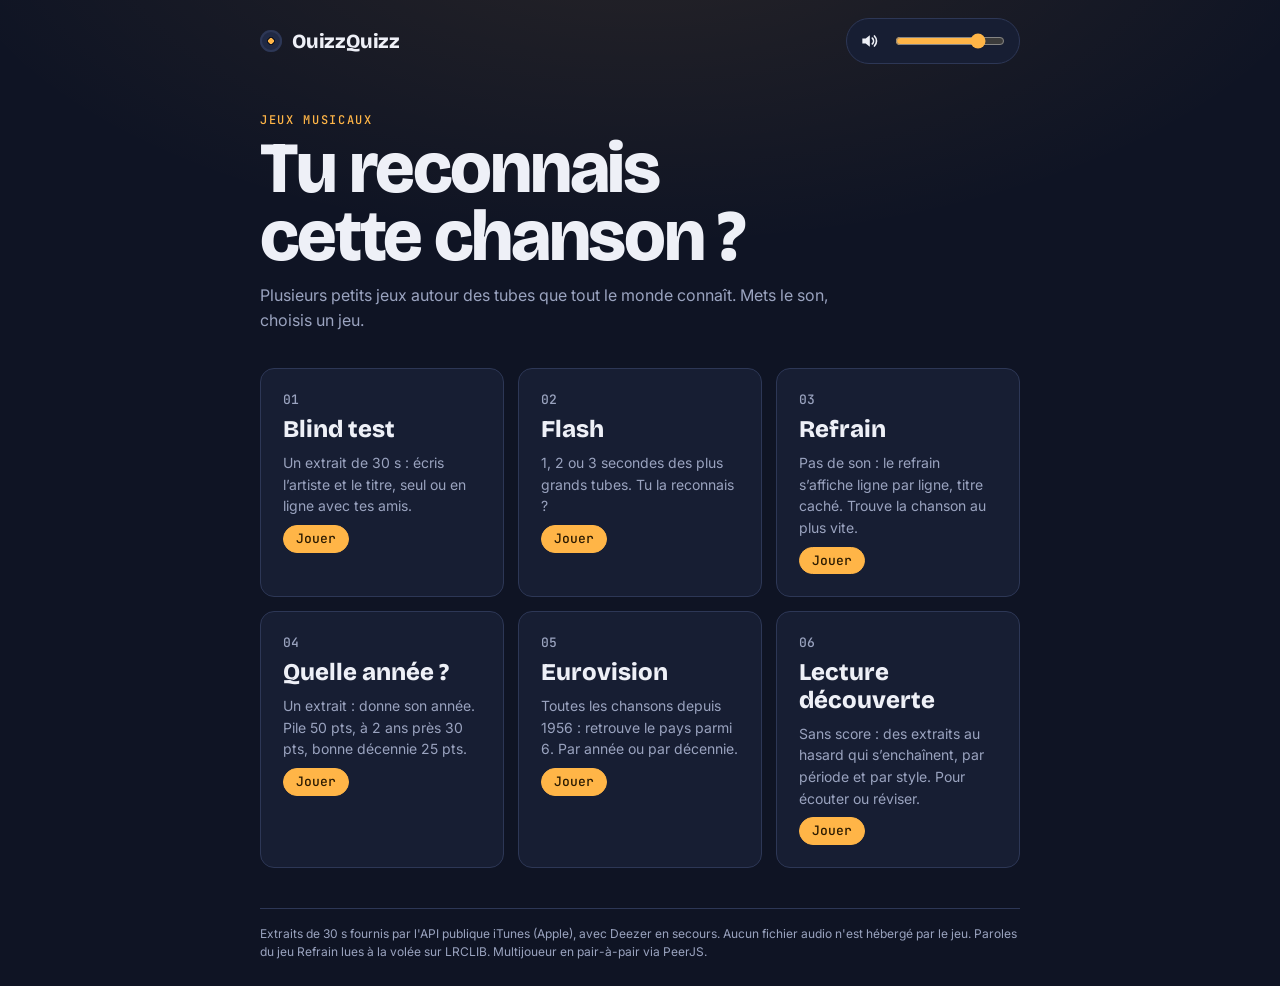
<file: index.html>
<!doctype html>
<html lang="fr">
<head>
  <meta charset="utf-8">
  <meta name="viewport" content="width=device-width, initial-scale=1, viewport-fit=cover">
  <title>OuizzQuizz</title>
  <link rel="preconnect" href="https://fonts.googleapis.com">
  <link rel="stylesheet" href="https://fonts.googleapis.com/css2?family=Bricolage+Grotesque:opsz,wght@12..96,500;12..96,800&family=Inter:wght@400;500;600&family=JetBrains+Mono:wght@500&display=swap">
  <link rel="stylesheet" href="css/style.css">
</head>
<body>
  <header class="topbar">
    <button class="brand" id="home-link" type="button" aria-label="Retour à l'accueil">
      <span class="brand-mark" aria-hidden="true"></span>OuizzQuizz
    </button>
    <div class="volume">
      <button type="button" id="mute-btn" class="vol-btn" aria-label="Couper le son">
        <svg viewBox="0 0 24 24" width="20" height="20" aria-hidden="true"><path fill="currentColor" d="M4 9v6h4l5 4V5L8 9H4z"/><path id="vol-waves" fill="none" stroke="currentColor" stroke-width="2" stroke-linecap="round" d="M16 8.5a5 5 0 0 1 0 7M18.5 6a8.5 8.5 0 0 1 0 12"/></svg>
      </button>
      <input type="range" id="volume" min="0" max="100" step="1" aria-label="Volume">
    </div>
  </header>

  <main id="app" aria-live="polite"></main>

  <footer class="credits">
    Extraits de 30 s fournis par l'API publique iTunes (Apple), avec Deezer en secours. Aucun fichier audio n'est hébergé par le jeu. Paroles du jeu Refrain lues à la volée sur LRCLIB. Multijoueur en pair-à-pair via PeerJS.
  </footer>

  <!-- Scripts classiques (pas de modules ES) : le jeu marche aussi en double-cliquant sur index.html. -->
  <script src="js/vendor/peerjs.min.js"></script>
  <script src="js/vendor/mqtt.min.js"></script>
  <script src="js/core/registry.js"></script>
  <script src="js/core/audio-source.js"></script>
  <script src="js/core/ui.js"></script>
  <script src="js/core/match.js"></script>
  <script src="js/core/net.js"></script>
  <script src="js/core/lyrics.js"></script>
  <script src="js/data/big-catalog.js"></script>
  <script src="js/data/fr-extra.js"></script>
  <script src="js/data/catalog.js"></script>
  <script src="js/data/refrain-songs.js"></script>
  <script src="js/data/eurovision.js"></script>
  <script src="js/games/blindtest/engine.js"></script>
  <script src="js/games/blindtest/view.js"></script>
  <script src="js/games/discover.js"></script>
  <!-- Ajouter les futurs sous-jeux ici : js/games/<nom>.js -->
  <script src="js/app.js"></script>
</body>
</html>
</file>
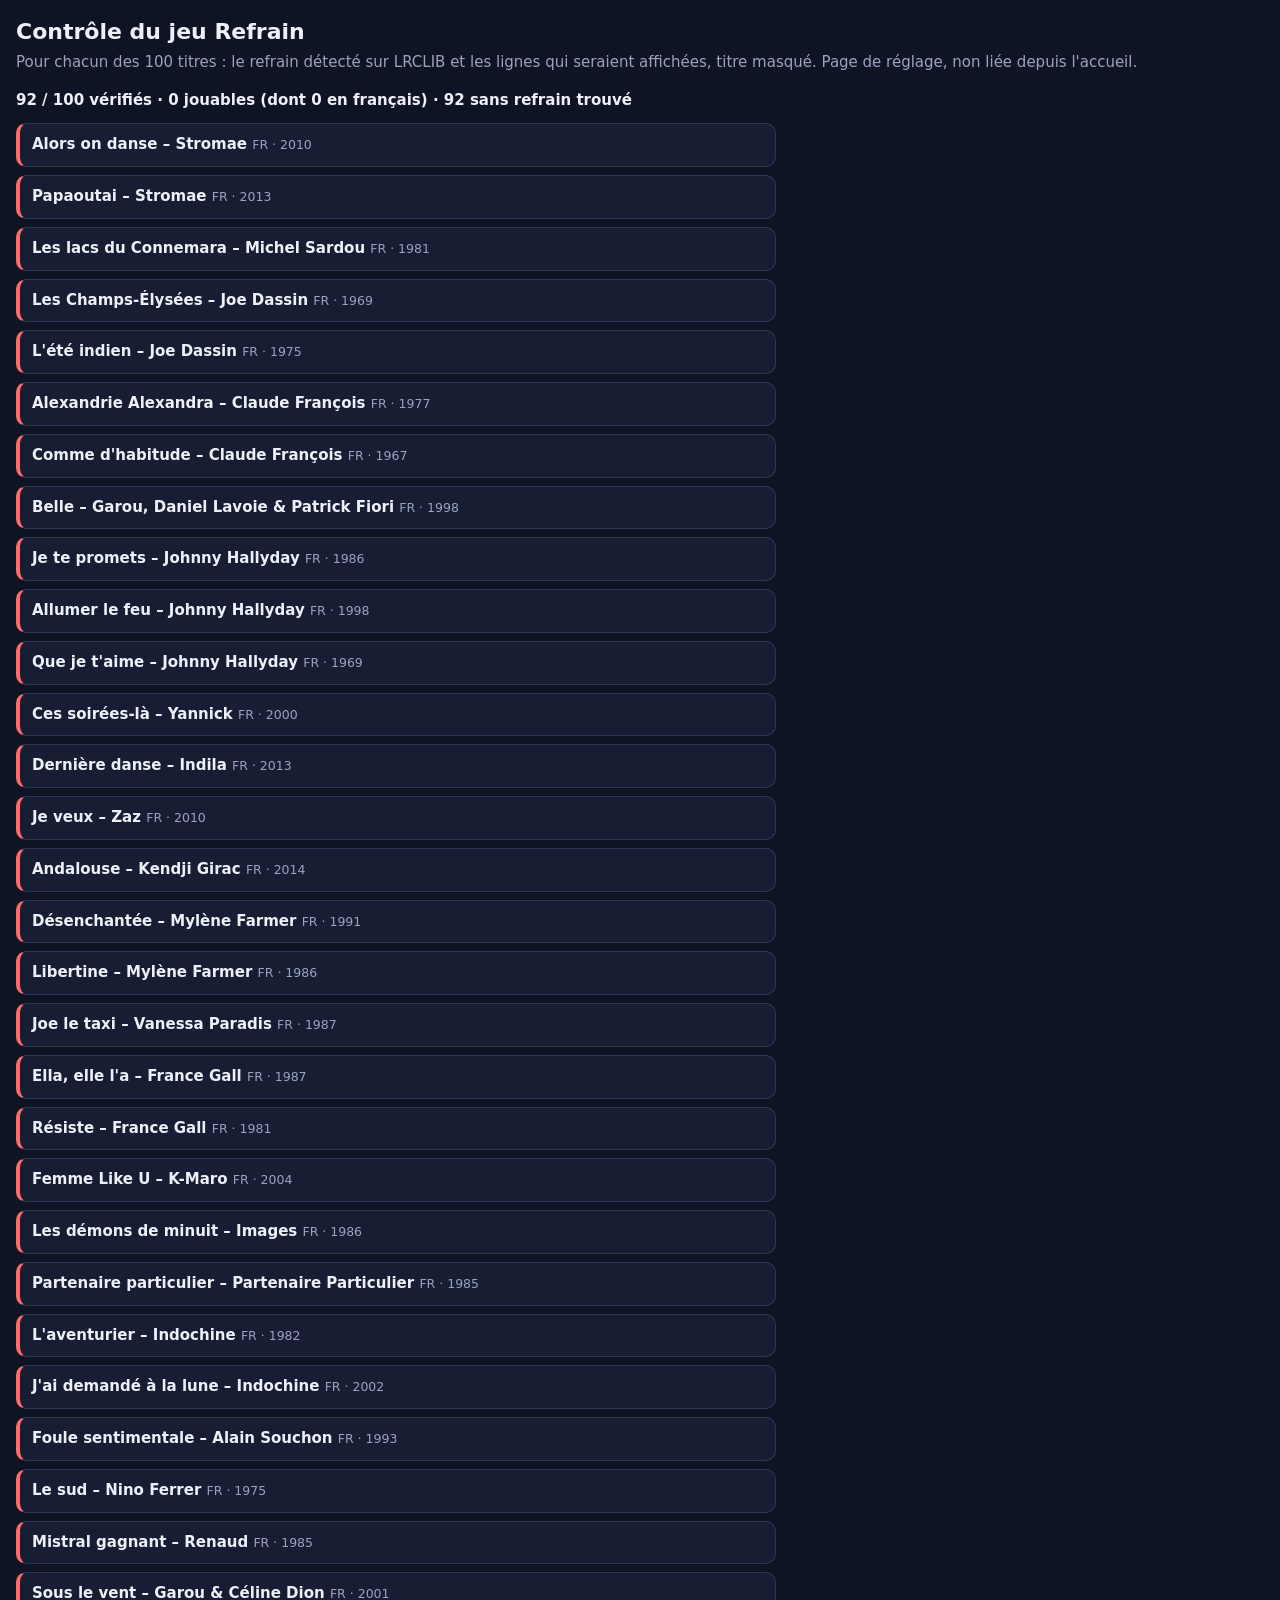
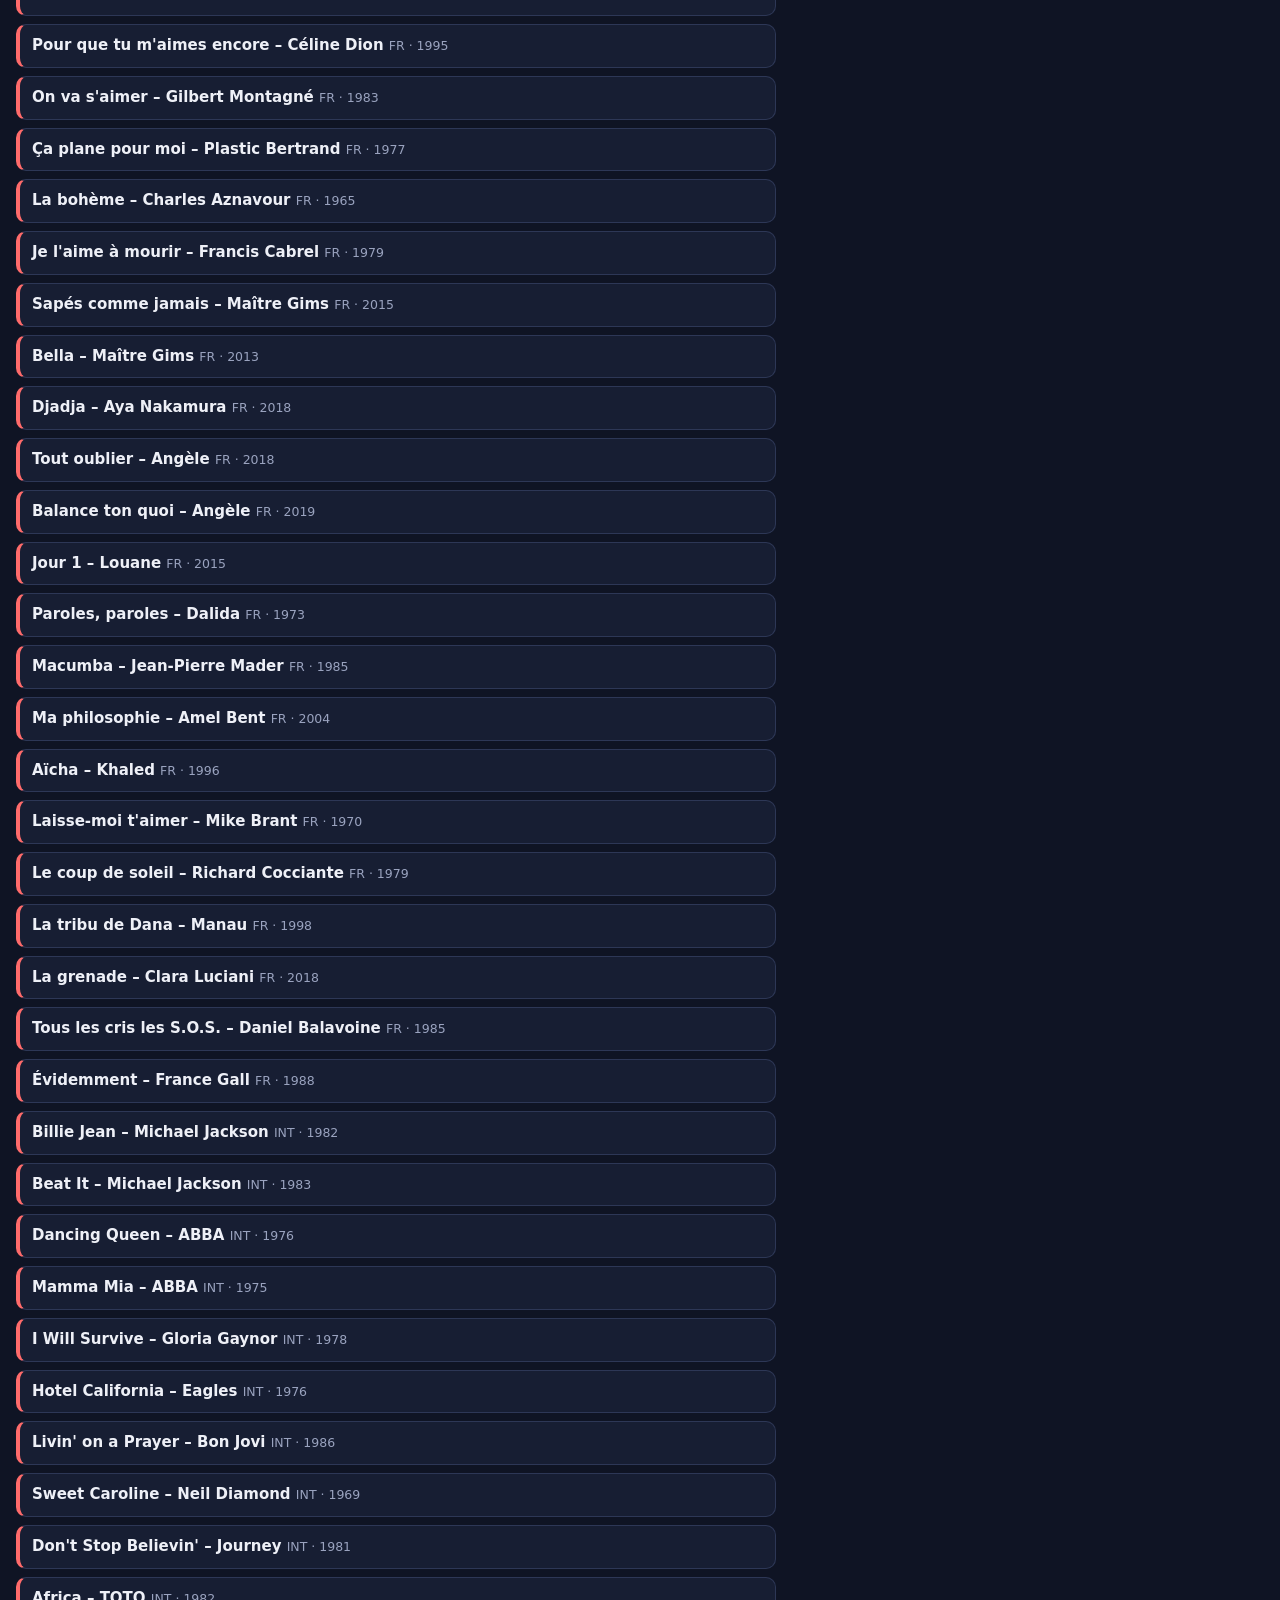
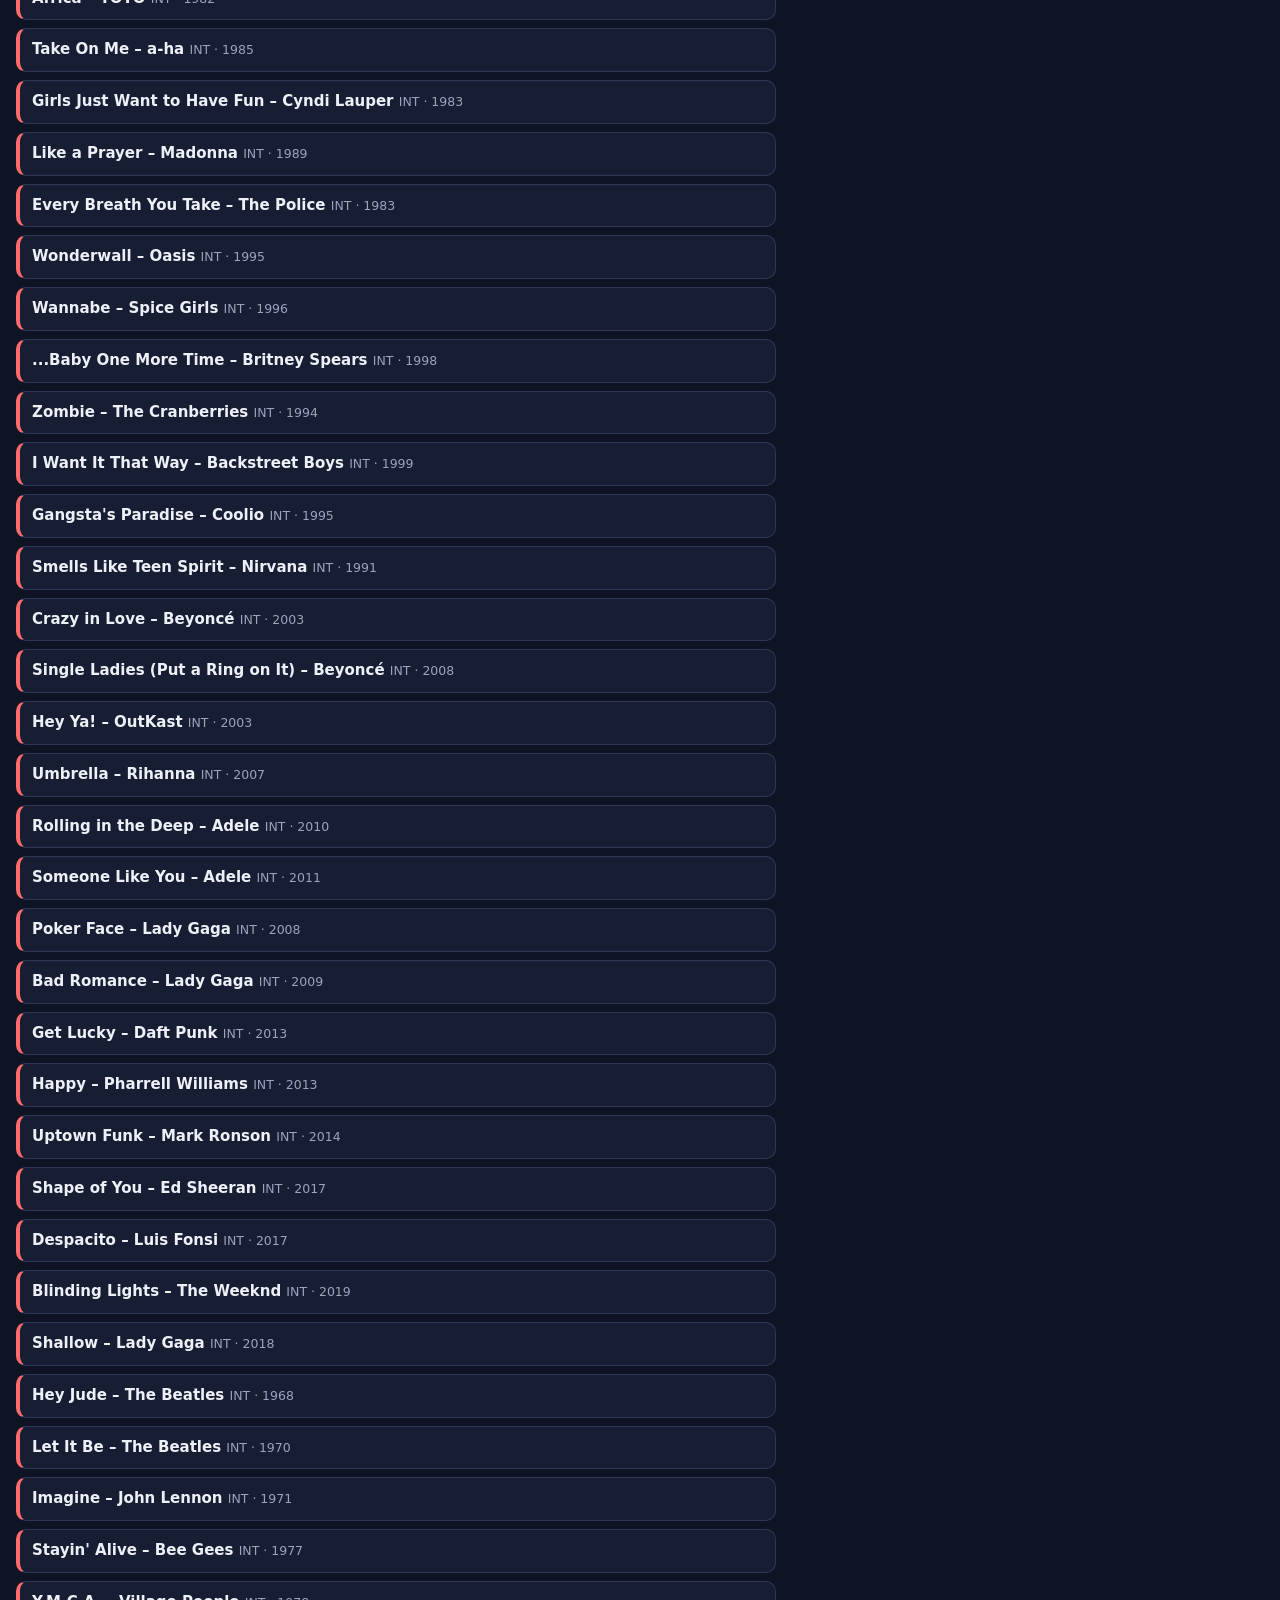
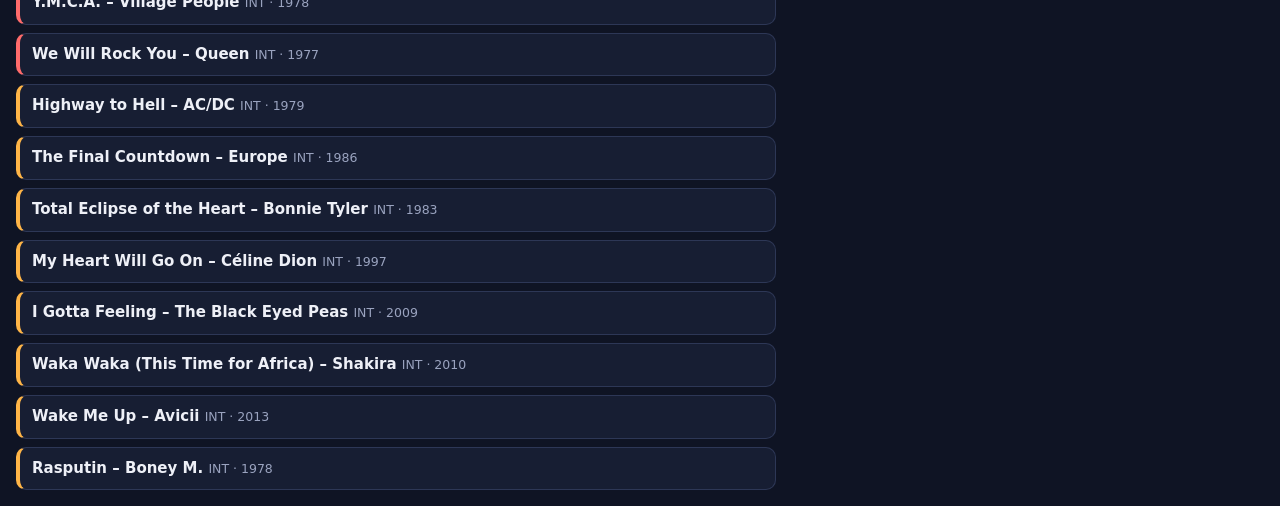
<file: refrain-test.html>
<!doctype html>
<html lang="fr">
<head>
  <meta charset="utf-8">
  <meta name="viewport" content="width=device-width, initial-scale=1">
  <title>Contrôle Refrain</title>
  <meta name="robots" content="noindex">
  <style>
    :root { --bg: #0f1424; --surface: #171e33; --line: #2d3756; --fg: #eef0f7; --muted: #9aa3bf; --good: #3ccf8e; --bad: #ff6b6b; --amber: #ffb547; }
    body { margin: 0; padding: 16px; background: var(--bg); color: var(--fg); font: 15px/1.45 system-ui, sans-serif; }
    h1 { font-size: 22px; margin: 0 0 4px; }
    p.meta { color: var(--muted); margin: 0 0 16px; }
    #summary { font-weight: 600; margin-bottom: 12px; }
    ol { list-style: none; padding: 0; margin: 0; display: grid; gap: 8px; max-width: 760px; }
    li { background: var(--surface); border: 1px solid var(--line); border-left: 4px solid var(--line); border-radius: 10px; padding: 10px 12px; }
    li.ok { border-left-color: var(--good); }
    li.ko { border-left-color: var(--bad); }
    li.wait { border-left-color: var(--amber); }
    .song { font-weight: 600; }
    .song small { color: var(--muted); font-weight: 400; }
    .clues { margin: 6px 0 0; padding-left: 18px; color: var(--muted); }
    .clues li { all: unset; display: list-item; list-style: decimal; }
  </style>
</head>
<body>
  <h1>Contrôle du jeu Refrain</h1>
  <p class="meta">Pour chacun des 100 titres : le refrain détecté sur LRCLIB et les lignes qui seraient affichées, titre masqué. Page de réglage, non liée depuis l'accueil.</p>
  <div id="summary">Recherche en cours…</div>
  <ol id="list"></ol>
  <script src="js/core/lyrics.js"></script>
  <script src="js/data/refrain-songs.js"></script>
  <script>
    (async function () {
      const list = document.getElementById('list');
      const summary = document.getElementById('summary');
      const rows = MQ.refrainSongs.map(song => {
        const li = document.createElement('li');
        li.className = 'wait';
        const head = document.createElement('div');
        head.className = 'song';
        head.textContent = song.title + ' – ' + song.artist + ' ';
        const small = document.createElement('small');
        small.textContent = (song.fr ? 'FR' : 'INT') + ' · ' + song.year;
        head.appendChild(small);
        li.appendChild(head);
        list.appendChild(li);
        return { song, li };
      });
      let ok = 0, ko = 0, okFr = 0, done = 0;
      const update = () => { summary.textContent = done + ' / ' + rows.length + ' vérifiés · ' + ok + ' jouables (dont ' + okFr + ' en français) · ' + ko + ' sans refrain trouvé'; };
      // 4 requêtes à la fois, pour ménager LRCLIB.
      let next = 0;
      async function worker() {
        while (next < rows.length) {
          const { song, li } = rows[next++];
          const lines = await MQ.findChorus(song);
          done++;
          if (lines && lines.length) {
            ok++; if (song.fr) okFr++;
            li.className = 'ok';
            const ol = document.createElement('ol');
            ol.className = 'clues';
            lines.forEach(l => { const x = document.createElement('li'); x.textContent = l; ol.appendChild(x); });
            li.appendChild(ol);
          } else {
            ko++;
            li.className = 'ko';
          }
          update();
        }
      }
      await Promise.all([worker(), worker(), worker(), worker()]);
      update();
    })();
  </script>
</body>
</html>
</file>
<file: css/style.css>
/* Concept : console de radio de nuit. Fond encre bleue, accents ambre de VU-mètre. */
:root {
  --bg: #0f1424;
  --surface: #171e33;
  --surface-2: #202944;
  --line: #2d3756;
  --fg: #eef0f7;
  --muted: #9aa3bf;
  --amber: #ffb547;
  --amber-ink: #2a1a00;
  --good: #3ccf8e;
  --bad: #ff6b6b;
  --display: 'Bricolage Grotesque', 'Arial Narrow', system-ui, sans-serif;
  --body: 'Inter', system-ui, -apple-system, 'Segoe UI', sans-serif;
  --mono: 'JetBrains Mono', ui-monospace, Menlo, monospace;
  --radius: 14px;
  color-scheme: dark;
}

* { box-sizing: border-box; }
[hidden] { display: none !important; }
html, body { margin: 0; }
body {
  min-height: 100vh;
  background:
    radial-gradient(ellipse 80% 50% at 50% -10%, rgba(255, 181, 71, .10), transparent 70%),
    var(--bg);
  color: var(--fg);
  font: 16px/1.55 var(--body);
  padding-left: max(16px, env(safe-area-inset-left, 0px));
  padding-right: max(16px, env(safe-area-inset-right, 0px));
  padding-block: env(safe-area-inset-top, 0px) env(safe-area-inset-bottom, 0px);
  display: flex;
  flex-direction: column;
  align-items: center;
}
.topbar, main, .credits { width: 100%; max-width: 760px; }
button { font: inherit; color: inherit; }
:focus-visible { outline: 3px solid var(--amber); outline-offset: 3px; }

.topbar { padding-block: 18px; }
.brand {
  display: inline-flex; align-items: center; gap: 10px;
  background: none; border: 0; cursor: pointer; padding: 0;
  font-family: var(--display); font-weight: 800; font-size: 20px; letter-spacing: -.01em;
}
.brand-mark {
  width: 22px; height: 22px; border-radius: 50%;
  background: radial-gradient(circle, var(--amber) 0 18%, var(--bg) 19% 26%, var(--surface-2) 27% 100%);
  box-shadow: inset 0 0 0 2px var(--line);
}

main { flex: 1; padding-block: 8px 40px; }
.credits { color: var(--muted); font-size: 12px; padding-block: 16px 24px; border-top: 1px solid var(--line); }

/* Typo */
.eyebrow { margin: 0; font: 500 12px/1 var(--mono); text-transform: uppercase; letter-spacing: .14em; color: var(--amber); }
.display { margin: 8px 0 12px; font: 800 clamp(40px, 9vw, 72px)/0.95 var(--display); letter-spacing: -.03em; text-wrap: balance; }
.lede { margin: 0; color: var(--muted); max-width: 60ch; }
.meta { margin: 0; color: var(--muted); font-size: 14px; }
h2 { font: 800 24px/1.15 var(--display); margin: 0; }

/* Accueil */
.home { display: grid; gap: 36px; }
.hero { padding-top: 24px; }
.games { display: grid; grid-template-columns: repeat(auto-fit, minmax(220px, 1fr)); gap: 14px; }
.game-card {
  position: relative; display: grid; gap: 8px; align-content: start;
  padding: 22px; min-height: 190px;
  background: var(--surface); border: 1px solid var(--line); border-radius: var(--radius);
  color: inherit; text-decoration: none;
  transition: transform .15s ease, border-color .15s ease;
}
.game-card p { margin: 0; color: var(--muted); font-size: 14px; }
.game-card .pill { justify-self: start; margin-top: auto; }
a.game-card:hover { transform: translateY(-2px); border-color: var(--amber); }
.game-card.soon { opacity: .55; border-style: dashed; background: transparent; }
.game-num { font: 500 13px var(--mono); color: var(--muted); }

.pill {
  display: inline-block; padding: 5px 12px; border-radius: 999px;
  background: var(--surface-2); border: 1px solid var(--line);
  font: 500 13px/1.2 var(--mono); font-variant-numeric: tabular-nums;
}
.pill.play, .pill.score { background: var(--amber); color: var(--amber-ink); border-color: var(--amber); }
.pill.streak { color: var(--amber); border-color: var(--amber); }

/* Panneaux */
.panel { display: grid; gap: 22px; padding-top: 12px; }
.field { display: grid; gap: 10px; }
.label { font: 500 12px var(--mono); text-transform: uppercase; letter-spacing: .12em; color: var(--muted); }
.chips { display: flex; flex-wrap: wrap; gap: 8px; }
.chip {
  padding: 9px 16px; border-radius: 999px; cursor: pointer;
  background: var(--surface); border: 1px solid var(--line);
}
.chip:hover { border-color: var(--muted); }
.chip[aria-checked="true"] { background: var(--fg); color: var(--bg); border-color: var(--fg); font-weight: 600; }

.btn {
  justify-self: start; padding: 14px 26px; border-radius: 999px; cursor: pointer;
  border: 1px solid transparent; font-weight: 600;
}
.btn.primary { background: var(--amber); color: var(--amber-ink); }
.btn.primary:hover { filter: brightness(1.08); }
.btn.ghost { background: transparent; border-color: var(--line); }
.btn.ghost:hover { border-color: var(--muted); }

/* Égaliseur */
.eq { display: flex; align-items: flex-end; gap: 5px; height: 64px; }
.eq span {
  width: 9px; height: 18%; border-radius: 3px;
  background: linear-gradient(to top, var(--amber), #ffd88f);
  transition: height .3s ease;
}
.eq.on span, .loading .eq span { animation: bounce .9s ease-in-out infinite alternate; }
@keyframes bounce { 0% { height: 15%; } 50% { height: 85%; } 100% { height: 40%; } }

.loading { justify-items: center; padding-block: 80px; color: var(--muted); }

/* Manche */
.round-head { display: flex; flex-wrap: wrap; gap: 8px; }
.stage {
  display: grid; justify-items: center; gap: 12px;
  padding: 32px 16px; border-radius: var(--radius);
  background: var(--surface); border: 1px solid var(--line);
}
.status { margin: 0; font: 800 22px var(--display); text-align: center; }

.timer { position: relative; height: 28px; border-radius: 999px; background: var(--surface); border: 1px solid var(--line); overflow: hidden; }
.timer-fill { position: absolute; inset: 0; background: var(--amber); transform-origin: left; opacity: .85; }
.timer-fill.hurry { background: var(--bad); }
.timer-text { position: absolute; right: 12px; top: 50%; transform: translateY(-50%); font: 500 13px var(--mono); color: var(--fg); mix-blend-mode: difference; font-variant-numeric: tabular-nums; }

.options { display: grid; grid-template-columns: repeat(auto-fit, minmax(260px, 1fr)); gap: 10px; }
.option {
  display: flex; align-items: center; gap: 14px; text-align: left;
  padding: 14px 16px; border-radius: var(--radius); cursor: pointer;
  background: var(--surface); border: 1px solid var(--line);
  transition: border-color .12s ease, background .12s ease;
}
.option:hover:not(:disabled) { border-color: var(--amber); background: var(--surface-2); }
.option:disabled { cursor: default; opacity: .6; }
.option.right { opacity: 1; border-color: var(--good); background: color-mix(in srgb, var(--good) 16%, var(--surface)); }
.option.wrong { opacity: 1; border-color: var(--bad); background: color-mix(in srgb, var(--bad) 16%, var(--surface)); }
.key {
  flex: none; width: 28px; height: 28px; display: grid; place-items: center;
  border-radius: 8px; border: 1px solid var(--line); font: 500 13px var(--mono); color: var(--muted);
}
.opt-text { display: grid; min-width: 0; }
.opt-text strong { font-weight: 600; }
.opt-text span { color: var(--muted); font-size: 14px; }

/* Révélation */
.reveal {
  display: grid; grid-template-columns: auto 1fr; gap: 18px; align-items: center;
  padding: 18px; border-radius: var(--radius);
  background: var(--surface-2); border: 1px solid var(--line);
  animation: rise .35s ease both;
}
.reveal.good { border-color: var(--good); }
.reveal.bad { border-color: var(--bad); }
.cover { width: 120px; height: 120px; border-radius: 10px; object-fit: cover; background: var(--surface); }
.reveal-text { min-width: 0; }
.reveal-text p { margin: 0; }
.verdict { font: 500 13px var(--mono); text-transform: uppercase; letter-spacing: .1em; }
.reveal.good .verdict { color: var(--good); }
.reveal.bad .verdict { color: var(--bad); }
.reveal-title { font: 800 26px/1.1 var(--display); margin-top: 6px !important; }
.reveal-artist { color: var(--muted); }
.source { display: inline-block; margin-top: 8px; color: var(--amber); font-size: 14px; }
.next-btn { grid-column: 1 / -1; }
@keyframes rise { from { opacity: 0; transform: translateY(8px); } }

/* Fin */
.big-score { margin: 0; font: 800 clamp(64px, 16vw, 120px)/1 var(--display); letter-spacing: -.04em; color: var(--amber); font-variant-numeric: tabular-nums; }
.big-score small { font-size: .3em; color: var(--muted); letter-spacing: 0; }
.recap { list-style: none; margin: 0; padding: 0; border-top: 1px solid var(--line); }
.recap li { display: grid; grid-template-columns: 24px 1fr auto; gap: 10px; align-items: baseline; padding: 10px 0; border-bottom: 1px solid var(--line); }
.recap-text { min-width: 0; color: var(--muted); }
.recap-text strong { color: var(--fg); font-weight: 600; }
.recap-pts { font: 500 13px var(--mono); color: var(--muted); font-variant-numeric: tabular-nums; }
.recap .ok .mark { color: var(--good); }
.recap .ko .mark { color: var(--bad); }
.actions { display: flex; flex-wrap: wrap; gap: 10px; }

@media (max-width: 480px) {
  .reveal { grid-template-columns: 1fr; }
  .cover { width: 100%; height: auto; aspect-ratio: 1; max-width: 220px; }
}
@media (prefers-reduced-motion: reduce) {
  *, *::before, *::after { animation: none !important; transition: none !important; }
}

/* ---------- v2 : réponse écrite, multijoueur ---------- */
.settings { display: grid; gap: 18px; }
.chip:disabled { cursor: default; opacity: .75; }
.chip:disabled:hover { border-color: var(--line); }
.text-input {
  width: 100%; padding: 13px 16px; border-radius: 12px;
  background: var(--surface); border: 1px solid var(--line); color: var(--fg);
  font: 500 17px var(--body);
}
.text-input::placeholder { color: var(--muted); opacity: .7; }
.text-input:focus { outline: none; border-color: var(--amber); box-shadow: 0 0 0 3px color-mix(in srgb, var(--amber) 25%, transparent); }
.text-input:disabled { opacity: .6; }
#player-name { max-width: 320px; }
.error { margin: 0; color: var(--bad); font-weight: 500; }

.join-box { display: grid; gap: 10px; padding: 20px; border-radius: var(--radius); border: 1px dashed var(--line); }
.join-row { display: flex; flex-wrap: wrap; gap: 10px; }
.code-input { width: 9ch; flex: none; text-transform: uppercase; font: 500 22px var(--mono); letter-spacing: .25em; text-align: center; }

.code-card { display: grid; gap: 8px; justify-items: start; padding: 22px; border-radius: var(--radius); background: var(--surface); border: 1px solid var(--line); }
.code { margin: 0; font: 800 clamp(56px, 14vw, 88px)/1 var(--mono); letter-spacing: .12em; color: var(--amber); }

.players { list-style: none; margin: 0; padding: 0; display: flex; flex-wrap: wrap; gap: 8px; }
.players li { display: inline-flex; align-items: center; gap: 8px; padding: 8px 14px; border-radius: 999px; background: var(--surface); border: 1px solid var(--line); }
.tag { font: 500 11px var(--mono); text-transform: uppercase; letter-spacing: .08em; color: var(--muted); }
.tag.me { color: var(--amber); }
.waiting { display: inline-flex; align-items: center; gap: 10px; }
.waiting .eq { height: 18px; gap: 3px; }
.waiting .eq span { width: 4px; animation: bounce .9s ease-in-out infinite alternate; }

.stage-actions { display: flex; flex-wrap: wrap; gap: 8px; justify-content: center; }
.stage-actions:empty { display: none; }
.answer-form { display: grid; grid-template-columns: 1fr 1fr auto; gap: 10px; align-items: end; }
.answer-form .field { gap: 6px; }
@media (max-width: 600px) { .answer-form { grid-template-columns: 1fr; } .answer-form .btn { justify-self: stretch; } }
.option.picked { opacity: 1; border-color: var(--amber); }

.reveal.half { border-color: var(--amber); }
.reveal.half .verdict { color: var(--amber); }
.my-answer { list-style: none; margin: 10px 0 0; padding: 0; display: grid; gap: 4px; font-size: 15px; }
.my-answer em { font-style: normal; font-weight: 600; }
.mark { display: inline-block; width: 1.4em; font-weight: 700; }
.mark.ok, .recap .ok .mark { color: var(--good); }
.mark.ko, .recap .ko .mark { color: var(--bad); }
.recap .half .mark { color: var(--amber); }

.board { list-style: none; margin: 0; padding: 0; border-top: 1px solid var(--line); }
.board li { display: grid; grid-template-columns: auto minmax(0, 1fr) auto; gap: 12px; align-items: baseline; padding: 10px 4px; border-bottom: 1px solid var(--line); }
.board:not(.standings) li { grid-template-columns: minmax(0, 8em) minmax(0, 1fr) auto; }
.board li.me { background: color-mix(in srgb, var(--amber) 8%, transparent); }
.board-name { font-weight: 600; overflow-wrap: anywhere; }
.board-answer { color: var(--muted); overflow-wrap: anywhere; }
.board-pts, .rank { font: 500 14px var(--mono); font-variant-numeric: tabular-nums; }
.rank { color: var(--amber); width: 1.5em; }
.reveal > .waiting { grid-column: 1 / -1; }

/* ---------- v3 : saisie unique, couleurs, intertitre ---------- */
.answer-zone { display: grid; gap: 12px; }
.badges { display: grid; grid-template-columns: 1fr 1fr; gap: 10px; }
.badge { display: grid; gap: 4px; padding: 12px 14px; border-radius: 12px; background: var(--surface); border: 1px solid var(--line); min-width: 0; }
.badge-value { font: 800 18px/1.2 var(--display); overflow-wrap: anywhere; color: var(--muted); }
.badge.ok { border-color: var(--good); background: color-mix(in srgb, var(--good) 14%, var(--surface)); }
.badge.ok .badge-value { color: var(--good); }
.badge.half { border-color: var(--amber); background: color-mix(in srgb, var(--amber) 14%, var(--surface)); }
.badge.half .badge-value { color: var(--amber); }

.guess-form { display: flex; gap: 10px; }
.guess-input { flex: 1; min-width: 0; font-size: 19px; }
.guess-input.good { animation: flash-good .8s ease; }
.guess-input.half { animation: flash-half .8s ease; }
.guess-input.bad { animation: flash-bad .8s ease; }
@keyframes flash-good { 0%, 40% { border-color: var(--good); box-shadow: 0 0 0 4px color-mix(in srgb, var(--good) 35%, transparent); } }
@keyframes flash-half { 0%, 40% { border-color: var(--amber); box-shadow: 0 0 0 4px color-mix(in srgb, var(--amber) 35%, transparent); } }
@keyframes flash-bad { 0%, 40% { border-color: var(--bad); box-shadow: 0 0 0 4px color-mix(in srgb, var(--bad) 35%, transparent); } }

.guesses { list-style: none; margin: 0; padding: 0; display: flex; flex-wrap: wrap; gap: 8px; }
.guesses li { padding: 6px 12px; border-radius: 999px; font-weight: 600; font-size: 15px; border: 1px solid; overflow-wrap: anywhere; }
.guesses li.good { color: var(--good); border-color: var(--good); background: color-mix(in srgb, var(--good) 14%, transparent); }
.guesses li.half { color: var(--amber); border-color: var(--amber); background: color-mix(in srgb, var(--amber) 14%, transparent); }
.guesses li.bad { color: var(--bad); border-color: var(--bad); background: color-mix(in srgb, var(--bad) 12%, transparent); }

.live { list-style: none; margin: 0; padding: 0; display: flex; flex-wrap: wrap; gap: 8px; }
.live li { display: inline-flex; align-items: center; gap: 6px; padding: 6px 12px; border-radius: 999px; background: var(--surface); border: 1px solid var(--line); font-size: 14px; }
.live li.me { border-color: var(--amber); }
.dot { display: inline-block; width: 10px; height: 10px; border-radius: 50%; background: var(--line); vertical-align: middle; }
.dot.on { background: var(--good); }
.dot.mid { background: var(--amber); }

.parts { display: flex; flex-wrap: wrap; gap: 6px; align-items: center; margin-top: 10px; }
.part { padding: 3px 10px; border-radius: 999px; font: 500 13px var(--mono); border: 1px solid var(--line); }
.part.ok { color: var(--good); border-color: var(--good); }
.part.mid { color: var(--amber); border-color: var(--amber); }
.part.ko { color: var(--bad); border-color: var(--bad); }
.part.bonus { color: var(--amber-ink); background: var(--amber); border-color: var(--amber); }
.part-total { font: 800 16px var(--display); margin-left: 4px; }

.break { position: relative; height: 34px; border-radius: 999px; background: var(--surface); border: 1px solid var(--line); overflow: hidden; }
.break-fill { position: absolute; inset: 0; background: color-mix(in srgb, var(--amber) 55%, var(--surface)); transform: scaleX(0); transform-origin: left; }
.break-text { position: absolute; inset: 0; display: grid; place-items: center; font: 500 14px var(--mono); color: var(--fg); }


/* ---------- v4 : volume, pause, tableau des scores, musique précédente ---------- */
.topbar { display: flex; align-items: center; justify-content: space-between; gap: 12px; flex-wrap: wrap; }
.volume { display: flex; align-items: center; gap: 8px; padding: 6px 12px 6px 6px; border-radius: 999px; background: var(--surface); border: 1px solid var(--line); }
.vol-btn { display: grid; place-items: center; width: 32px; height: 32px; border-radius: 50%; border: 0; background: transparent; cursor: pointer; color: var(--fg); }
.vol-btn.muted { color: var(--bad); }
.vol-btn.muted #vol-waves { display: none; }
#volume { width: 110px; accent-color: var(--amber); cursor: pointer; }

.pause-btn { margin-left: auto; }
.round-head { align-items: center; }
.paused-banner { display: grid; justify-items: center; gap: 10px; padding: 18px; border-radius: var(--radius); border: 1px dashed var(--amber); background: color-mix(in srgb, var(--amber) 10%, var(--surface)); text-align: center; }
.paused-banner p { margin: 0; font: 800 22px var(--display); color: var(--amber); }
.is-paused .eq span { animation-play-state: paused !important; }

.stars { color: var(--amber); letter-spacing: .05em; font-size: 14px; white-space: nowrap; }
.scoreboard { list-style: none; margin: 0; padding: 0; display: grid; gap: 6px; }
.scoreboard li { display: grid; grid-template-columns: auto minmax(0, 1fr) auto auto auto; gap: 10px; align-items: center; padding: 8px 12px; border-radius: 12px; background: var(--surface); border: 1px solid var(--line); }
.scoreboard li.me { border-color: var(--amber); }
.sb-name { font-weight: 600; overflow-wrap: anywhere; }
.sb-dots { display: inline-flex; gap: 4px; }
.sb-score { font: 500 14px var(--mono); font-variant-numeric: tabular-nums; }
.initials { display: inline-grid; place-items: center; min-width: 30px; height: 30px; padding: 0 6px; border-radius: 999px; font: 700 12px var(--mono); letter-spacing: .04em; background: var(--surface-2); border: 1px solid var(--line); color: var(--fg); }
.initials.full { background: var(--good); border-color: var(--good); color: #062a1a; }
.initials.part { background: var(--amber); border-color: var(--amber); color: var(--amber-ink); }

.prev-song { display: grid; grid-template-columns: auto minmax(0, 1fr); gap: 12px; align-items: center; padding: 10px; border-radius: 12px; background: var(--surface); border: 1px solid var(--line); }
.prev-cover { width: 56px; height: 56px; border-radius: 8px; object-fit: cover; background: var(--surface-2); }
.prev-text { display: grid; gap: 2px; min-width: 0; }
.prev-text strong { overflow-wrap: anywhere; }
.prev-text span.meta-line { color: var(--muted); font-size: 14px; }
.prev-finders { display: flex; flex-wrap: wrap; gap: 5px; margin-top: 4px; }
.prev-finders .none { color: var(--muted); font-size: 13px; }
.side { display: grid; gap: 12px; }

.board-name .initials { min-width: 26px; height: 26px; font-size: 11px; vertical-align: middle; }
.btn:disabled { opacity: .45; cursor: default; filter: none; }

/* ---------- v5 : tout tient dans l'écran pendant la partie ---------- */
.in-game .credits { display: none; }
.in-game .topbar { padding-block: 10px; }
.in-game main { padding-block: 0 16px; }
.panel.round { gap: 12px; padding-top: 0; grid-auto-flow: row dense; }
.panel.round .stage { padding: 14px 16px; gap: 6px; }
.panel.round .eq { height: 40px; }
.panel.round .status { font-size: 19px; }
.panel.round .timer { height: 24px; }
.panel.round .badge { padding: 8px 12px; gap: 2px; }
.panel.round .badge-value { font-size: 16px; }
.panel.round .answer-zone { gap: 8px; }
.panel.round .answer-zone > .meta { font-size: 13px; }
.panel.round .field { gap: 6px; }
.panel.round .scoreboard li { padding: 5px 10px; }
.panel.round .initials { min-width: 26px; height: 26px; font-size: 11px; }
.panel.round .prev-cover { width: 48px; height: 48px; }
.intertitle .cover { width: 96px; height: 96px; }
.intertitle .reveal { padding: 14px; gap: 14px; }
.intertitle .reveal-title { font-size: 22px; }
.intertitle .board li { padding: 6px 4px; }
@media (min-width: 900px) {
  .in-game .topbar, .in-game main { max-width: 1100px; }
  .panel.round { grid-template-columns: minmax(0, 1.45fr) minmax(280px, 1fr); column-gap: 24px; align-items: start; }
  .panel.round > * { grid-column: 1; }
  .panel.round > .side { grid-column: 2; grid-row: 1 / span 8; }
}
@media (max-height: 760px) {
  .panel.round .eq { height: 28px; }
  .panel.round .stage { padding: 10px 14px; }
  .in-game .topbar { padding-block: 6px; }
}

.pause-btn { padding: 8px 18px; }
@media (max-width: 600px) {
  .panel.round .answer-zone > .meta { display: none; }
  .panel.round .badge .label { font-size: 10px; }
  .intertitle .reveal { grid-template-columns: auto 1fr; }
  .intertitle .cover { width: 72px; height: 72px; max-width: none; aspect-ratio: auto; }
}

/* Jeu « Refrain » : lignes du refrain, la dernière apparue en évidence. */
.lyrics { list-style: none; margin: 0; padding: 0; display: grid; gap: 6px; width: 100%; text-align: center; }
.lyric {
  font-family: var(--display); font-weight: 800; font-size: clamp(1.15rem, 4.2vw, 1.6rem);
  line-height: 1.3; color: var(--muted); overflow-wrap: anywhere;
}
.lyric.on { color: var(--fg); animation: lyric-in .35s ease-out; }
@keyframes lyric-in { from { opacity: 0; transform: translateY(6px); } to { opacity: 1; transform: none; } }
@media (prefers-reduced-motion: reduce) { .lyric.on { animation: none; } }
.panel.round .lyrics-stage .status { font: 500 12px var(--mono); color: var(--muted); }
.panel.round .lyrics-stage { padding: 18px 16px; gap: 10px; }
.board.standings.final li { grid-template-columns: auto minmax(0, 1fr) auto auto; }
.board-speed { font: 500 13px var(--mono); color: var(--muted); font-variant-numeric: tabular-nums; }
.tie-tag { margin-left: 6px; padding: 1px 8px; border-radius: 999px; font: 500 11px var(--mono); color: var(--amber); border: 1px solid var(--amber); vertical-align: middle; }

/* ---------- Quelle année ? ---------- */
.year-form { display: grid; gap: 12px; justify-items: stretch; }
.year-row { display: flex; gap: 8px; justify-content: center; align-items: center; }
.year-input {
  width: 6ch; text-align: center; font: 800 40px/1 var(--display); letter-spacing: .02em;
  padding: 10px 12px; font-variant-numeric: tabular-nums;
}
.year-nudge { min-width: 52px; padding-inline: 10px; font-family: var(--mono); }
.year-slider { width: 100%; accent-color: var(--amber); height: 28px; }
.year-scale { display: flex; justify-content: space-between; font: 500 12px var(--mono); color: var(--muted); margin-top: -8px; }
.year-form .btn.primary { justify-self: center; min-width: 180px; }
.year-zone.sent .year-input { border-color: var(--amber); }
.reveal-year { margin: 0; font: 800 clamp(40px, 8vw, 64px)/1 var(--display); color: var(--amber); letter-spacing: -.02em; }
@media (max-width: 480px) {
  .year-input { font-size: 32px; }
  .year-nudge { min-width: 44px; }
}

/* ---------- Lecture découverte ---------- */
.disc-now { min-height: 140px; }
.disc-cover[hidden] { display: none; }
.disc-tags { display: flex; flex-wrap: wrap; gap: 6px; margin-top: 8px; }
.disc-tags:empty { display: none; }
.disc-stage { padding: 14px 16px; gap: 6px; }
.disc-actions { justify-content: center; }
.disc-history li { align-items: center; }
.disc-again { padding: 4px 10px; font-size: 13px; margin-left: auto; }

/* ---------- Eurovision ---------- */
.esc-range { display: flex; flex-wrap: wrap; gap: 12px; align-items: center; }
.esc-year { display: flex; gap: 8px; align-items: center; color: var(--muted); font-size: 14px; }
.esc-select { width: auto; padding: 8px 12px; font: 500 15px var(--mono); }
.reveal-country { margin: 4px 0 0 !important; font: 800 20px/1.2 var(--display); color: var(--amber); }
.disc-rating { justify-content: center; }
.disc-rate[aria-pressed="true"] { background: var(--amber); color: #1a1205; border-color: var(--amber); }
.disc-rate#disc-dislike[aria-pressed="true"] { background: #e0566b; border-color: #e0566b; color: #fff; }
.disc-ratings { margin-top: 18px; }
.disc-likes summary { cursor: pointer; color: var(--muted); margin-top: 8px; }
</file>
